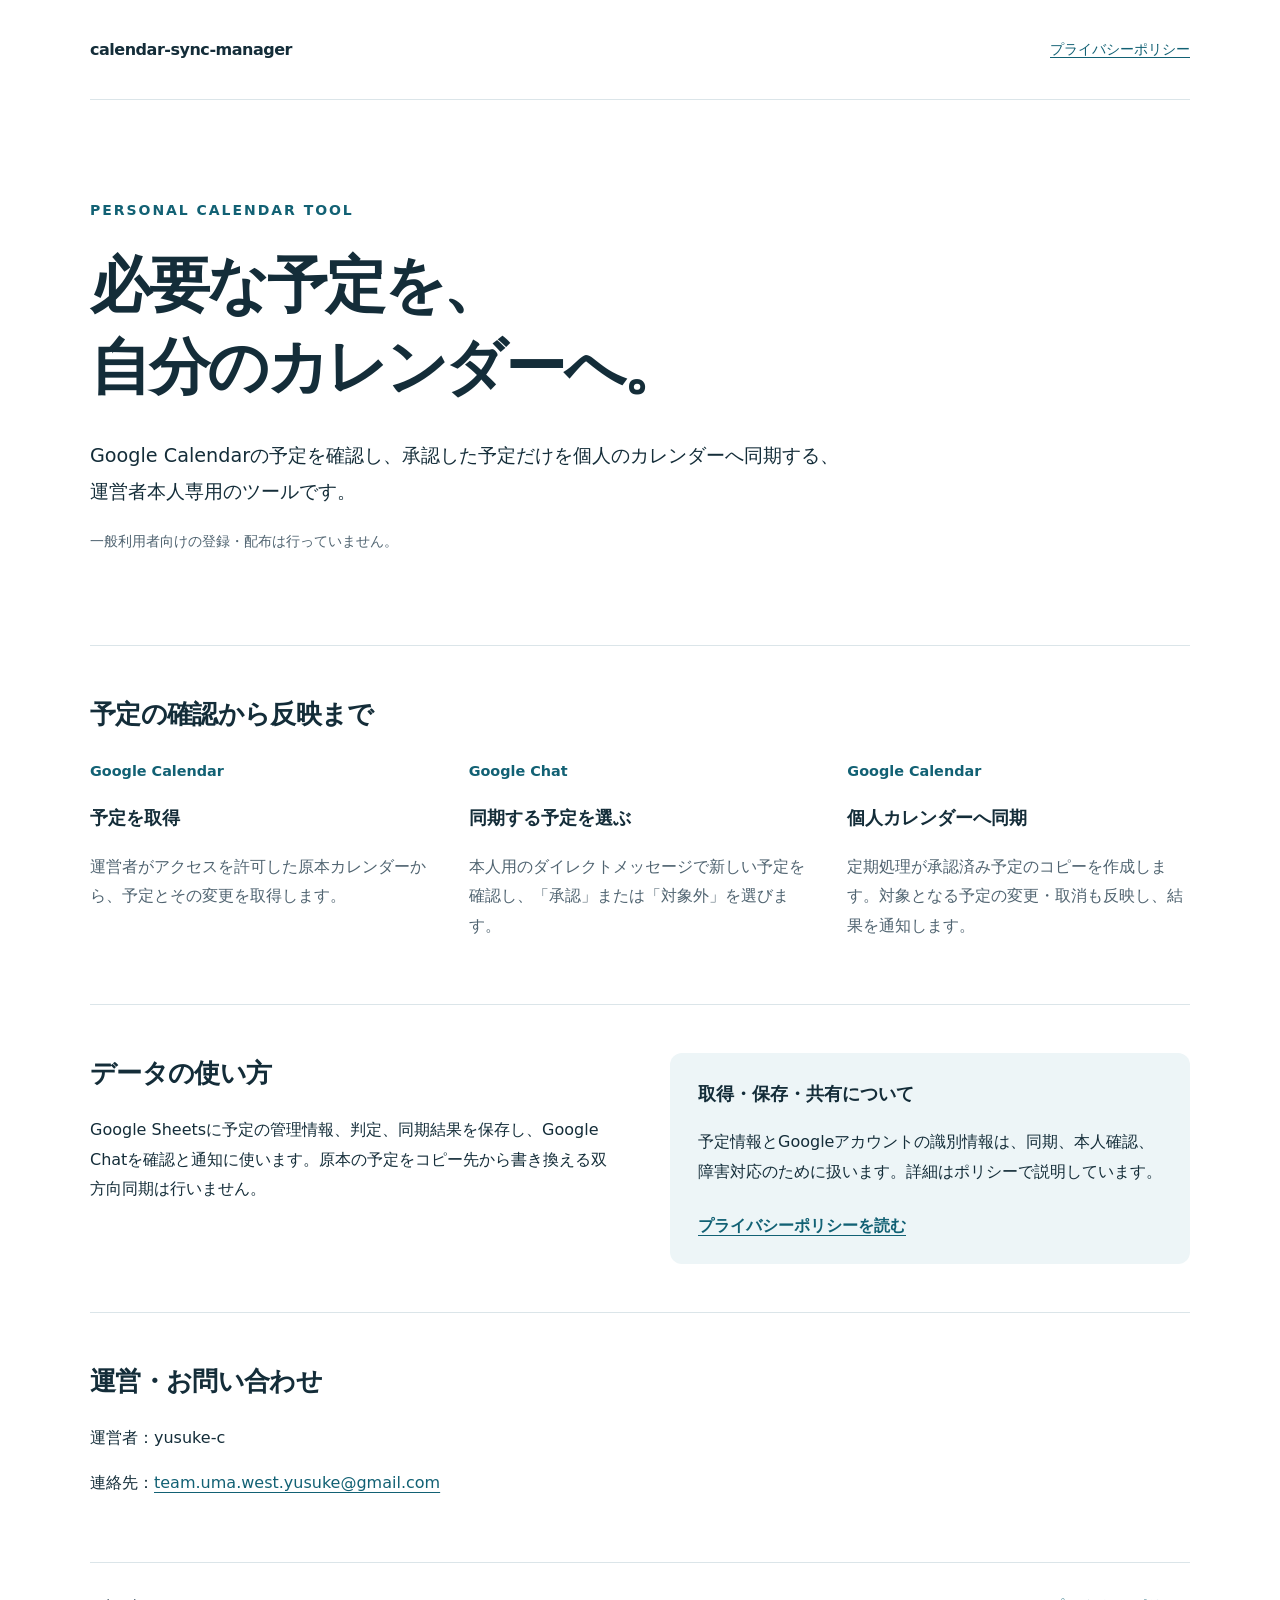
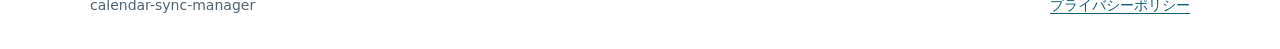
<file: index.html>
<!doctype html>
<html lang="ja">
<head>
  <meta charset="utf-8">
  <meta name="viewport" content="width=device-width, initial-scale=1">
  <meta name="description" content="calendar-sync-managerは、Google Calendarの予定を確認・承認し、個人のカレンダーへ同期する本人専用ツールです。">
  <meta name="referrer" content="no-referrer">
  <title>calendar-sync-manager | 個人用予定同期ツール</title>
  <link rel="stylesheet" href="styles.css">
</head>
<body>
  <a class="skip" href="#main">本文へ移動</a>
  <header class="site-header wrap">
    <a class="brand" href="index.html">calendar-sync-manager</a>
    <nav aria-label="メイン"><a href="privacy.html">プライバシーポリシー</a></nav>
  </header>
  <main id="main" class="wrap">
    <section class="hero">
      <p class="eyebrow">PERSONAL CALENDAR TOOL</p>
      <h1>必要な予定を、<br>自分のカレンダーへ。</h1>
      <p class="lead">Google Calendarの予定を確認し、承認した予定だけを個人のカレンダーへ同期する、運営者本人専用のツールです。</p>
      <p class="caption">一般利用者向けの登録・配布は行っていません。</p>
    </section>
    <section class="section" aria-labelledby="how">
      <h2 id="how">予定の確認から反映まで</h2>
      <div class="steps">
        <article><span class="tag">Google Calendar</span><h3>予定を取得</h3><p>運営者がアクセスを許可した原本カレンダーから、予定とその変更を取得します。</p></article>
        <article><span class="tag">Google Chat</span><h3>同期する予定を選ぶ</h3><p>本人用のダイレクトメッセージで新しい予定を確認し、「承認」または「対象外」を選びます。</p></article>
        <article><span class="tag">Google Calendar</span><h3>個人カレンダーへ同期</h3><p>定期処理が承認済み予定のコピーを作成します。対象となる予定の変更・取消も反映し、結果を通知します。</p></article>
      </div>
    </section>
    <section class="section details" aria-labelledby="data">
      <div><h2 id="data">データの使い方</h2><p>Google Sheetsに予定の管理情報、判定、同期結果を保存し、Google Chatを確認と通知に使います。原本の予定をコピー先から書き換える双方向同期は行いません。</p></div>
      <div class="panel"><h3>取得・保存・共有について</h3><p>予定情報とGoogleアカウントの識別情報は、同期、本人確認、障害対応のために扱います。詳細はポリシーで説明しています。</p><a class="button" href="privacy.html">プライバシーポリシーを読む</a></div>
    </section>
    <section class="section" aria-labelledby="contact"><h2 id="contact">運営・お問い合わせ</h2><p>運営者：yusuke-c</p><p>連絡先：<a href="mailto:team.uma.west.yusuke@gmail.com">team.uma.west.yusuke@gmail.com</a></p></section>
  </main>
  <footer class="wrap site-footer"><span>calendar-sync-manager</span><a href="privacy.html">プライバシーポリシー</a></footer>
</body>
</html>
</file>
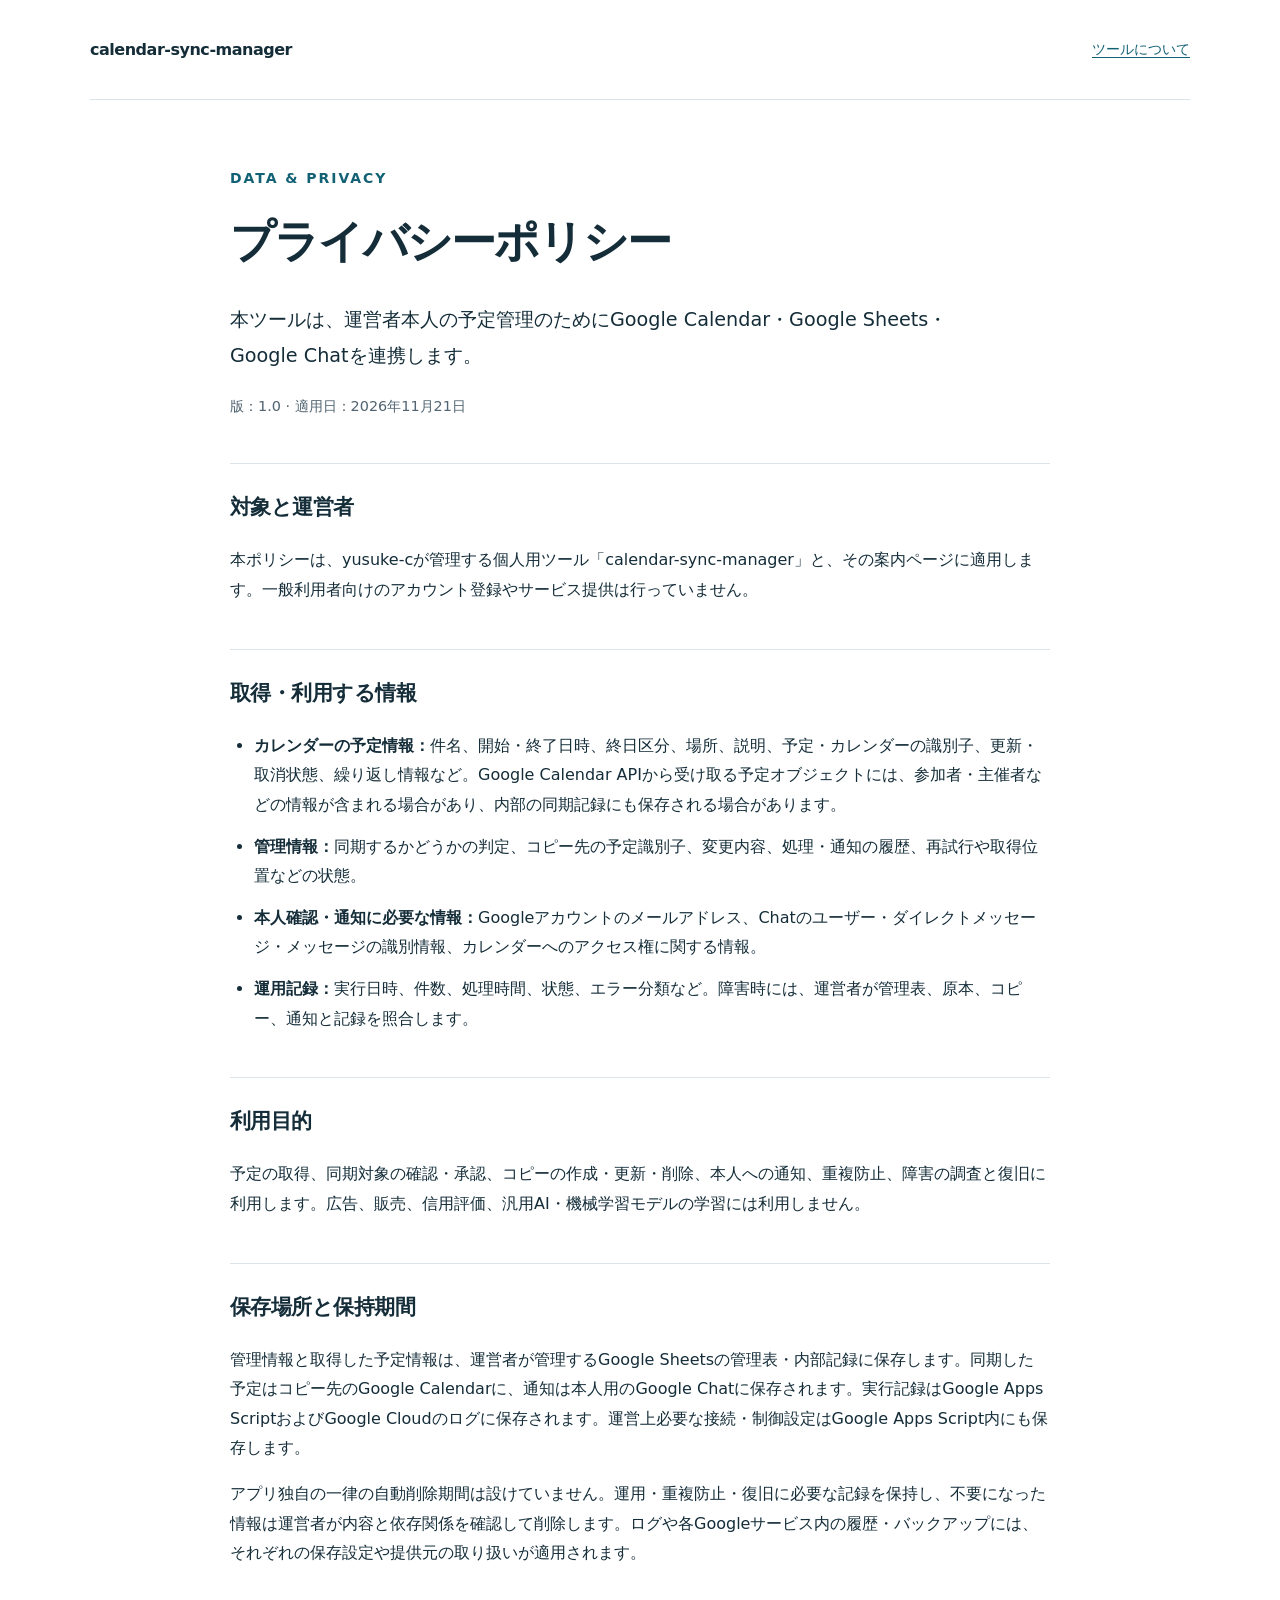
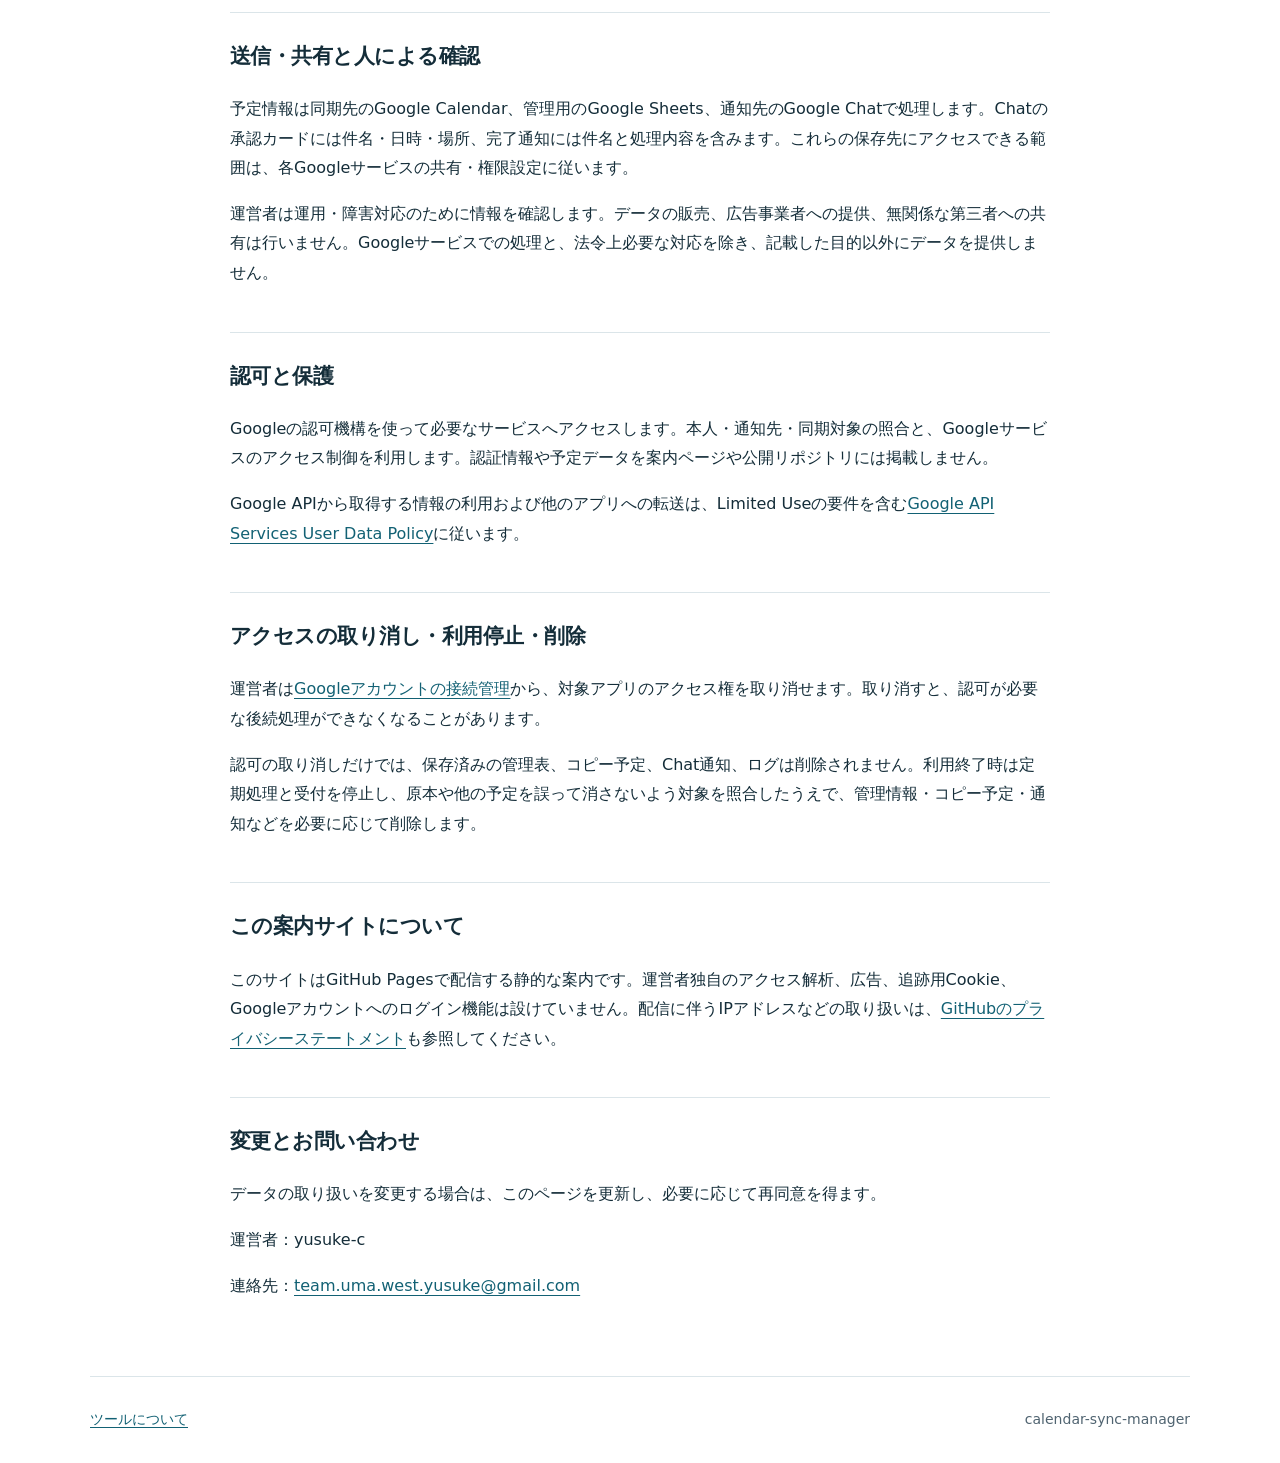
<file: privacy.html>
<!doctype html>
<html lang="ja">
<head>
  <meta charset="utf-8">
  <meta name="viewport" content="width=device-width, initial-scale=1">
  <meta name="description" content="calendar-sync-managerによるGoogleデータの取得、利用、保存、共有、削除について説明します。">
  <meta name="referrer" content="no-referrer">
  <title>プライバシーポリシー | calendar-sync-manager</title>
  <link rel="stylesheet" href="styles.css">
</head>
<body>
  <a class="skip" href="#main">本文へ移動</a>
  <header class="site-header wrap"><a class="brand" href="index.html">calendar-sync-manager</a><nav aria-label="メイン"><a href="index.html">ツールについて</a></nav></header>
  <main id="main" class="wrap policy">
    <p class="eyebrow">DATA &amp; PRIVACY</p><h1>プライバシーポリシー</h1>
    <p class="lead">本ツールは、運営者本人の予定管理のためにGoogle Calendar・Google Sheets・Google Chatを連携します。</p>
    <p class="caption">版：1.0 · 適用日：2026年11月21日</p>
    <section><h2>対象と運営者</h2><p>本ポリシーは、yusuke-cが管理する個人用ツール「calendar-sync-manager」と、その案内ページに適用します。一般利用者向けのアカウント登録やサービス提供は行っていません。</p></section>
    <section><h2>取得・利用する情報</h2><ul>
      <li><strong>カレンダーの予定情報：</strong>件名、開始・終了日時、終日区分、場所、説明、予定・カレンダーの識別子、更新・取消状態、繰り返し情報など。Google Calendar APIから受け取る予定オブジェクトには、参加者・主催者などの情報が含まれる場合があり、内部の同期記録にも保存される場合があります。</li>
      <li><strong>管理情報：</strong>同期するかどうかの判定、コピー先の予定識別子、変更内容、処理・通知の履歴、再試行や取得位置などの状態。</li>
      <li><strong>本人確認・通知に必要な情報：</strong>Googleアカウントのメールアドレス、Chatのユーザー・ダイレクトメッセージ・メッセージの識別情報、カレンダーへのアクセス権に関する情報。</li>
      <li><strong>運用記録：</strong>実行日時、件数、処理時間、状態、エラー分類など。障害時には、運営者が管理表、原本、コピー、通知と記録を照合します。</li>
    </ul></section>
    <section><h2>利用目的</h2><p>予定の取得、同期対象の確認・承認、コピーの作成・更新・削除、本人への通知、重複防止、障害の調査と復旧に利用します。広告、販売、信用評価、汎用AI・機械学習モデルの学習には利用しません。</p></section>
    <section><h2>保存場所と保持期間</h2><p>管理情報と取得した予定情報は、運営者が管理するGoogle Sheetsの管理表・内部記録に保存します。同期した予定はコピー先のGoogle Calendarに、通知は本人用のGoogle Chatに保存されます。実行記録はGoogle Apps ScriptおよびGoogle Cloudのログに保存されます。運営上必要な接続・制御設定はGoogle Apps Script内にも保存します。</p><p>アプリ独自の一律の自動削除期間は設けていません。運用・重複防止・復旧に必要な記録を保持し、不要になった情報は運営者が内容と依存関係を確認して削除します。ログや各Googleサービス内の履歴・バックアップには、それぞれの保存設定や提供元の取り扱いが適用されます。</p></section>
    <section><h2>送信・共有と人による確認</h2><p>予定情報は同期先のGoogle Calendar、管理用のGoogle Sheets、通知先のGoogle Chatで処理します。Chatの承認カードには件名・日時・場所、完了通知には件名と処理内容を含みます。これらの保存先にアクセスできる範囲は、各Googleサービスの共有・権限設定に従います。</p><p>運営者は運用・障害対応のために情報を確認します。データの販売、広告事業者への提供、無関係な第三者への共有は行いません。Googleサービスでの処理と、法令上必要な対応を除き、記載した目的以外にデータを提供しません。</p></section>
    <section><h2>認可と保護</h2><p>Googleの認可機構を使って必要なサービスへアクセスします。本人・通知先・同期対象の照合と、Googleサービスのアクセス制御を利用します。認証情報や予定データを案内ページや公開リポジトリには掲載しません。</p><p>Google APIから取得する情報の利用および他のアプリへの転送は、Limited Useの要件を含む<a href="https://developers.google.com/terms/api-services-user-data-policy">Google API Services User Data Policy</a>に従います。</p></section>
    <section><h2>アクセスの取り消し・利用停止・削除</h2><p>運営者は<a href="https://myaccount.google.com/connections">Googleアカウントの接続管理</a>から、対象アプリのアクセス権を取り消せます。取り消すと、認可が必要な後続処理ができなくなることがあります。</p><p>認可の取り消しだけでは、保存済みの管理表、コピー予定、Chat通知、ログは削除されません。利用終了時は定期処理と受付を停止し、原本や他の予定を誤って消さないよう対象を照合したうえで、管理情報・コピー予定・通知などを必要に応じて削除します。</p></section>
    <section><h2>この案内サイトについて</h2><p>このサイトはGitHub Pagesで配信する静的な案内です。運営者独自のアクセス解析、広告、追跡用Cookie、Googleアカウントへのログイン機能は設けていません。配信に伴うIPアドレスなどの取り扱いは、<a href="https://docs.github.com/en/site-policy/privacy-policies/github-general-privacy-statement">GitHubのプライバシーステートメント</a>も参照してください。</p></section>
    <section><h2>変更とお問い合わせ</h2><p>データの取り扱いを変更する場合は、このページを更新し、必要に応じて再同意を得ます。</p><p>運営者：yusuke-c</p><p>連絡先：<a href="mailto:team.uma.west.yusuke@gmail.com">team.uma.west.yusuke@gmail.com</a></p></section>
  </main>
  <footer class="wrap site-footer"><a href="index.html">ツールについて</a><span>calendar-sync-manager</span></footer>
</body>
</html>
</file>
<file: styles.css>
:root{color-scheme:light;--ink:#142d39;--muted:#506471;--blue:#126174;--line:#dbe5e9;--soft:#edf5f7}
*{box-sizing:border-box}html{font-size:100%;scroll-behavior:smooth}body{margin:0;background:#fff;color:var(--ink);font-family:system-ui,-apple-system,"Segoe UI","Noto Sans JP",sans-serif;line-height:1.85}a{color:var(--blue);text-underline-offset:.22em}a:hover{text-decoration-thickness:2px}a:focus-visible{outline:3px solid #b65d12;outline-offset:5px}.wrap{width:min(1100px,calc(100% - 48px));margin-inline:auto}.site-header{display:flex;justify-content:space-between;align-items:center;gap:24px;min-height:100px;border-bottom:1px solid var(--line)}.brand{font-weight:750;text-decoration:none;color:var(--ink);letter-spacing:-.03em}.site-header nav{font-size:.9rem}.hero{padding:84px 0 76px;max-width:830px}.eyebrow{color:var(--blue);font-size:.875rem;font-weight:700;letter-spacing:.14em}h1{font-size:clamp(2rem,5.2vw,3.8rem);line-height:1.35;letter-spacing:-.04em;margin:20px 0 30px}h2{font-size:1.65rem;line-height:1.5;letter-spacing:-.025em;margin:0 0 22px}h3{font-size:1.15rem;margin:16px 0 10px}.lead{font-size:1.2rem;max-width:760px}.caption{font-size:.9rem;color:var(--muted)}.section{border-top:1px solid var(--line);padding:48px 0}.steps{display:grid;grid-template-columns:repeat(3,1fr);gap:36px}.steps p{color:var(--muted)}.tag{font-size:.9rem;color:var(--blue);font-weight:650}.details{display:grid;grid-template-columns:1fr 1fr;gap:60px}.panel{background:var(--soft);padding:24px 28px;border-radius:12px}.panel h3{margin-top:0}.button{display:inline-block;font-weight:650;margin-top:8px}.site-footer{padding:30px 0;display:flex;justify-content:space-between;gap:24px;border-top:1px solid var(--line);font-size:.875rem;color:var(--muted)}.policy{max-width:820px;padding-top:52px;padding-bottom:60px}.policy h1{font-size:clamp(2rem,4.5vw,2.8rem)}.policy section{margin-top:44px}.policy h2{font-size:1.3rem;border-top:1px solid var(--line);padding-top:28px}.policy li{margin:12px 0}.policy ul{padding-left:1.5em}.skip{position:absolute;top:8px;left:8px;background:white;padding:8px 14px;transform:translateY(-180%)}.skip:focus{transform:none}@media(max-width:680px){.wrap{width:calc(100% - 36px)}.site-header{align-items:flex-start;flex-direction:column;justify-content:center;gap:8px;padding:20px 0}.hero{padding:48px 0}.steps,.details{grid-template-columns:1fr;gap:22px}.steps article+article{border-top:1px solid var(--line);padding-top:22px}.section{padding:34px 0}.panel{padding:22px}.site-footer{flex-direction:column;gap:8px}.lead{font-size:1.1rem}.policy{padding-top:32px}}@media(prefers-reduced-motion:reduce){html{scroll-behavior:auto}}
</file>
